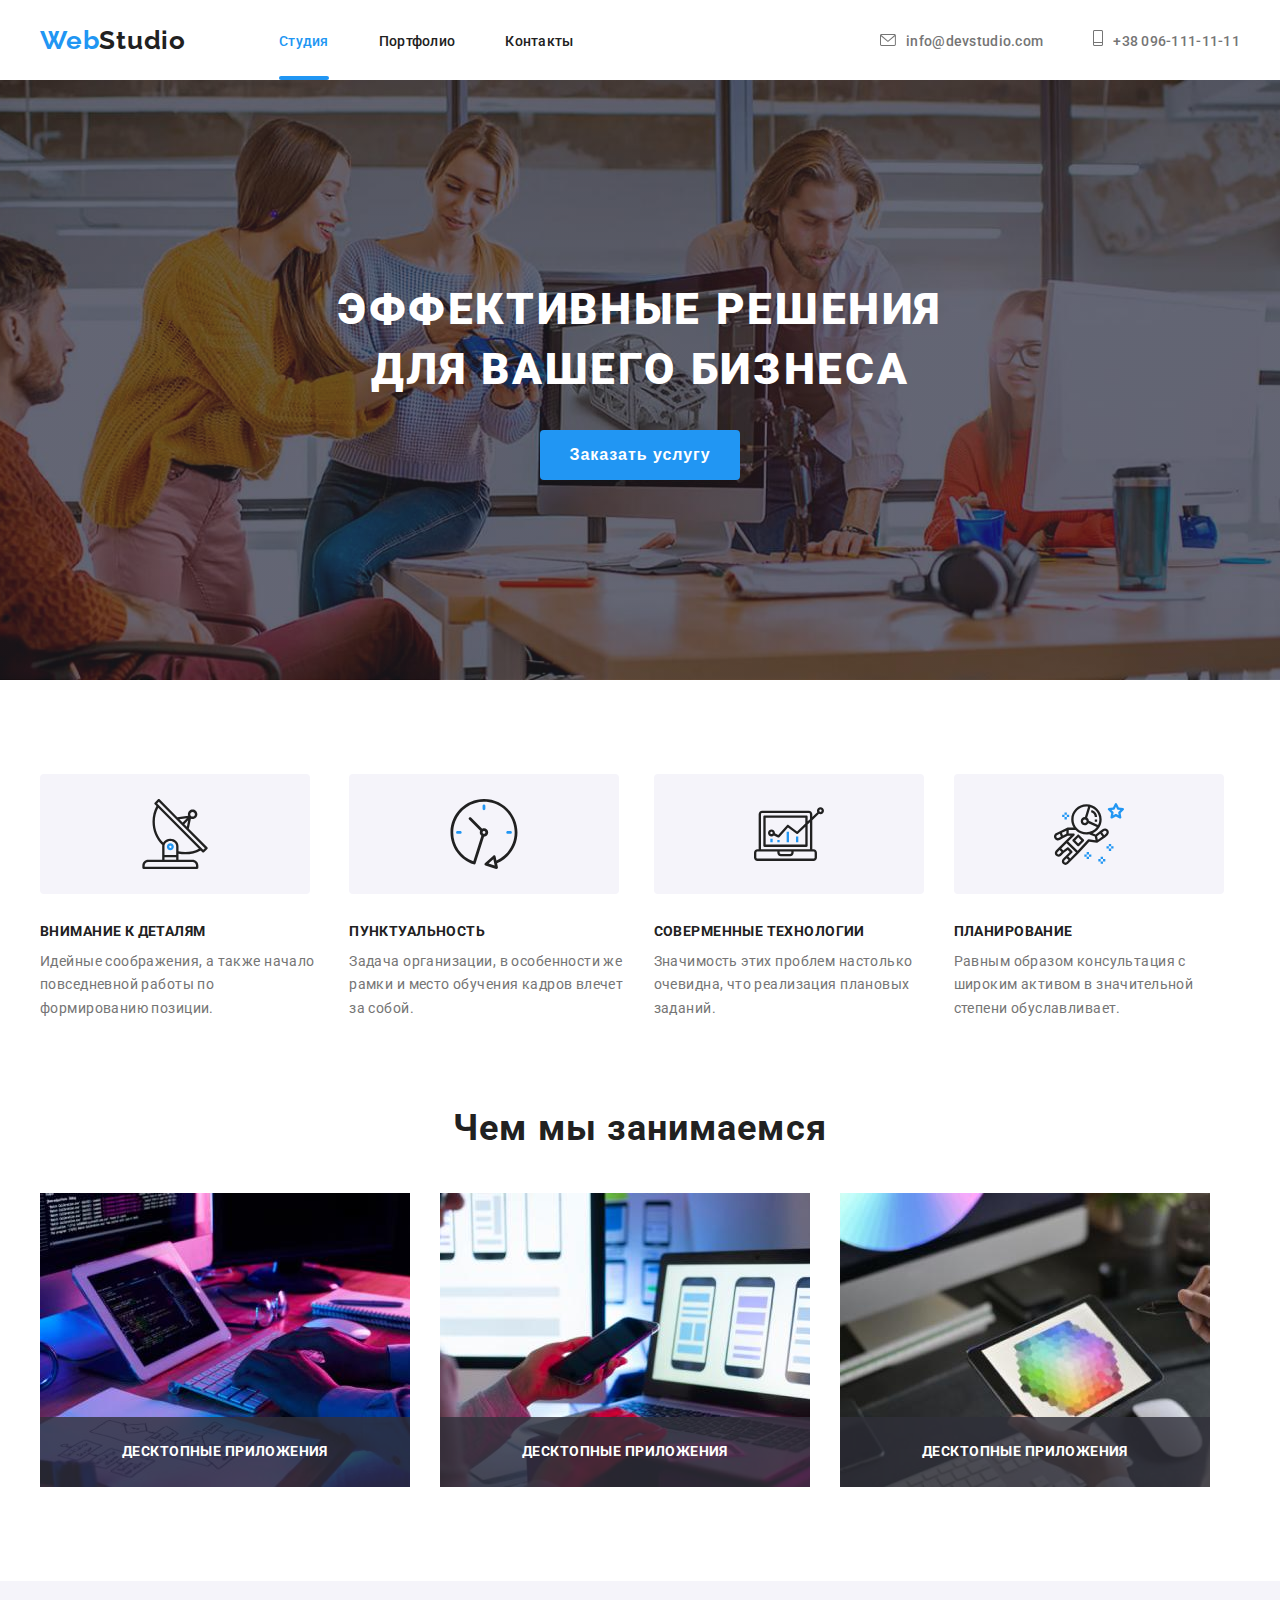
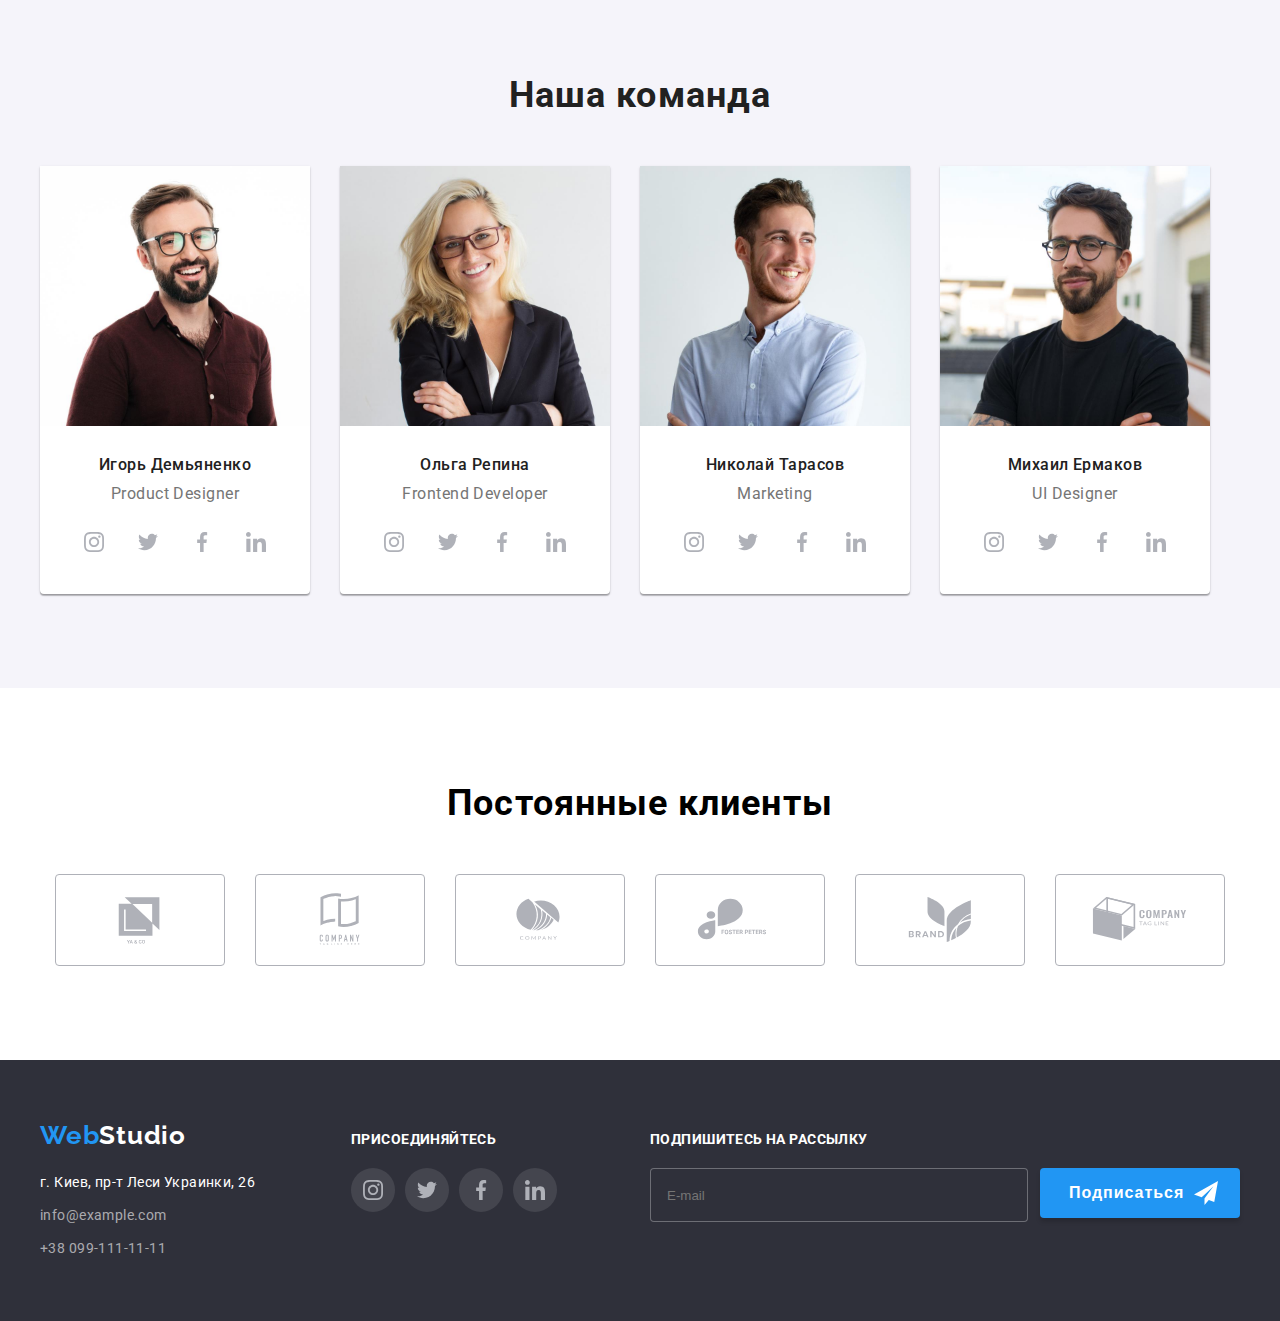
<file: index.html>
<!DOCTYPE html>
<html lang="ru">

<head>
    <meta charset="UTF-8">
    <meta http-equiv="X-UA-Compatible" content="IE=edge">
    <meta name="viewport" content="width=device-width, initial-scale=1.0">
    <title>WebStudio</title>
    <link rel="stylesheet" href="https://cdnjs.cloudflare.com/ajax/libs/modern-normalize/1.1.0/modern-normalize.min.css"
        integrity="sha512-wpPYUAdjBVSE4KJnH1VR1HeZfpl1ub8YT/NKx4PuQ5NmX2tKuGu6U/JRp5y+Y8XG2tV+wKQpNHVUX03MfMFn9Q=="
        crossorigin="anonymous" referrerpolicy="no-referrer" />
    <link rel="preconnect" href="https://fonts.googleapis.com">
    <link rel="preconnect" href="https://fonts.gstatic.com" crossorigin>
    <link href="https://fonts.googleapis.com/css2?family=Raleway:wght@700&family=Roboto:wght@400;500;700&display=swap"
        rel="stylesheet">
    <link rel="stylesheet" href="./css/styles.css" />
</head>

<body>
    <!-----header------>
    <header class="topline">
        <div class="container header-container">
            <a href="#" class="link header-logo"><span class="logo-part">Web</span>Studio</a>
            <nav class="header-nav">
                <ul class="list menu-list">
                    <li class="menu-item">
                        <a href="./index.html" class="menu-link link current">Студия</a>
                    </li>
                    <li class="menu-item">
                        <a href="./portfolio.html" class="menu-link link">Портфолио</a>
                    </li>
                    <li class="menu-item">
                        <a href="#" class="menu-link link">Контакты</a>
                    </li>
                </ul>
            </nav>
            <ul class="list header-connect">
                <li class="connect-item">
                    <a href="mailto:info@devstudio.com" class="connect-link link">
                        <svg class="special-icon-mail">
                            <use href="./img/sprite-connect.svg#icon-mail"></use>
                        </svg>info@devstudio.com
                    </a>
                </li>
                <li class="connect-item">
                    <a href="tel:+380961111111" class="connect-link link">
                        <svg class="special-icon-tel">
                            <use href="./img/sprite-connect.svg#icon-tel"></use>
                        </svg>+38 096-111-11-11
                    </a>
                </li>
            </ul>
        </div>
    </header>
    <!-----hero----->
    <main>
        <section class="hero overlay">

            <div class="container ohero-container">
                <h1 class="hero-text">Эффективные решения для вашего бизнеса</h1>
                <button type="button" data-modal-open class="hero-btn btn-light btn">Заказать услугу</button>
            </div>
        </section>
        <section class="section">
            <div class="container">
                <h2 class="visually-hidden">НАШИ ПРИЕМУЩЕСТВА</h2>
                <ul class="features-list">
                    <li class="features-item">
                        <div class="features-thumb">
                            <svg class="features-icon">
                                <use href="./img/sprite.svg#icon-antenna"></use>
                            </svg>
                        </div>
                        <h3 class="features-title">ВНИМАНИЕ К ДЕТАЛЯМ</h3>
                        <p class="features-text">Идейные соображения, а также начало повседневной работы по формированию
                            позиции.</p>
                    </li>
                    <li class="features-item">
                        <div class="features-thumb">
                            <svg class="features-icon">
                                <use href="./img/sprite.svg#icon-clock"></use>
                            </svg>
                        </div>
                        <h3 class="features-title">ПУНКТУАЛЬНОСТЬ</h3>
                        <p class="features-text">Задача организации, в особенности же рамки и место обучения кадров
                            влечет за собой.</p>
                    </li>
                    <li class="features-item">
                        <div class="features-thumb">
                            <svg class="features-icon">
                                <use href="./img/sprite.svg#icon-diagram"></use>
                            </svg>
                        </div>
                        <h3 class="features-title">СОВЕРМЕННЫЕ ТЕХНОЛОГИИ</h3>
                        <p class="features-text">Значимость этих проблем настолько очевидна, что реализация плановых
                            заданий.</p>
                    </li>
                    <li class="features-item">
                        <div class="features-thumb">
                            <svg class="features-icon">
                                <use href="./img/sprite.svg#icon-astronaut"></use>
                            </svg>
                        </div>
                        <h3 class="features-title">ПЛАНИРОВАНИЕ</h3>
                        <p class="features-text">Равным образом консультация с широким активом в значительной степени
                            обуславливает.</p>
                    </li>
                </ul>
            </div>
        </section>
        <!-----our-work------>
        <section class="section our-work">
            <div class="container">
                <h2 class="our-work-title">Чем мы занимаемся</h2>
                <ul class="our-work-list">
                    <li class="our-work-item">
                        <img src="./img/doing-something-1.jpg" alt="Человек печатает на клавиатуре" width="370"
                            height="294" class="image-presentation-1" />
                        <p class="our-work-item-text">Десктопные приложения</p>
                    </li>
                    <li class="our-work-item">
                        <img src="./img/doing-something-2.jpg" alt="Человек использует компьютер" width="370"
                            height="294" class="image-presentation-2" />
                        <p class="our-work-item-text">Десктопные приложения</p>
                    </li>
                    <li class="our-work-item">
                        <img src="./img/doing-something-3.jpg" alt="Человек использует планшет" width="370" height="294"
                            class="image-presentation-3" />
                        <p class="our-work-item-text">Десктопные приложения</p>
                    </li>
                </ul>
            </div>
        </section>
        <!-----team------>
        <section class="section team">
            <div class="container">
                <h2 class="team-title">Наша команда</h2>
                <ul class="team-list">
                    <li class="team-card team-card-item">
                        <img src="./img/igor-1.jpg" alt="Светловолосый мужчина в очках" width="270" height="260"
                            class="team-card-picture">
                        <div class="picture-names">
                            <h3 class="team-card-title">Игорь Демьяненко</h3>
                            <p class="team-card-position">Product Designer</p>
                            <ul class="social-list">
                                <li class="social-item">
                                    <a href="" class="social-link">
                                        <svg class="social-icon" width="20" height="20">
                                            <use href="./img/social-sprite.svg#icon-instagram"></use>
                                        </svg>
                                    </a>
                                </li>
                                <li class="social-item">
                                    <a href="" class="social-link">
                                        <svg class="social-icon" width="20" height="20">
                                            <use href="./img/social-sprite.svg#icon-twitter"></use>
                                        </svg>
                                    </a>
                                </li>
                                <li class="social-item">
                                    <a href="" class="social-link">
                                        <svg class="social-icon" width="20" height="20">
                                            <use href="./img/social-sprite.svg#icon-facebook"></use>
                                        </svg>
                                    </a>
                                </li>
                                <li class="social-item">
                                    <a href="" class="social-link">
                                        <svg class="social-icon" width="20" height="20">
                                            <use href="./img/social-sprite.svg#icon-linkedin"></use>
                                        </svg>
                                    </a>
                                </li>
                            </ul>
                        </div>
                    </li>
                    <li class="team-card team-card-item">
                        <img src="./img/olga-2.jpg" alt="Улыбающаяся девушка" width="270" height="260"
                            class="team-card-picture">
                        <div class="picture-names">
                            <h3 class="team-card-title">Ольга Репина</h3>
                            <p class="team-card-position">Frontend Developer</p>
                            <ul class="team-social social-list list">
                                <li class="social-item">
                                    <a href="" class="social-link">
                                        <svg class="social-icon" width="20" height="20">
                                            <use href="./img/social-sprite.svg#icon-instagram"></use>
                                        </svg>
                                    </a>
                                </li>
                                <li class="social-item">
                                    <a href="" class="social-link">
                                        <svg class="social-icon" width="20" height="20">
                                            <use href="./img/social-sprite.svg#icon-twitter"></use>
                                        </svg>
                                    </a>
                                </li>
                                <li class="social-item">
                                    <a href="" class="social-link">
                                        <svg class="social-icon" width="20" height="20">
                                            <use href="./img/social-sprite.svg#icon-facebook"></use>
                                        </svg>
                                    </a>
                                </li>
                                <li class="social-item">
                                    <a href="" class="social-link">
                                        <svg class="social-icon" width="20" height="20">
                                            <use href="./img/social-sprite.svg#icon-linkedin"></use>
                                        </svg>
                                    </a>
                                </li>
                            </ul>
                        </div>
                    </li>
                    <li class="team-card team-card-item">
                        <img src="./img/nikolay-3.jpg" alt="Темноволосый мужчина" width="270" height="260"
                            class="team-card-picture">
                        <div class="picture-names">
                            <h3 class="team-card-title">Николай Тарасов</h3>
                            <p class="team-card-position">Marketing</p>
                            <ul class="team-social social-list list">
                                <li class="social-item">
                                    <a href="" class="social-link">
                                        <svg class="social-icon" width="20" height="20">
                                            <use href="./img/social-sprite.svg#icon-instagram"></use>
                                        </svg>
                                    </a>
                                </li>
                                <li class="social-item">
                                    <a href="" class="social-link">
                                        <svg class="social-icon" width="20" height="20">
                                            <use href="./img/social-sprite.svg#icon-twitter"></use>
                                        </svg>
                                    </a>
                                </li>
                                <li class="social-item">
                                    <a href="" class="social-link">
                                        <svg class="social-icon" width="20" height="20">
                                            <use href="./img/social-sprite.svg#icon-facebook"></use>
                                        </svg>
                                    </a>
                                </li>
                                <li class="social-item">
                                    <a href="" class="social-link">
                                        <svg class="social-icon" width="20" height="20">
                                            <use href="./img/social-sprite.svg#icon-linkedin"></use>
                                        </svg>
                                    </a>
                                </li>
                            </ul>
                        </div>
                    </li>
                    <li class="team-card team-card-item">
                        <img src="./img/mikhail-4.jpg" alt="Темноволосый мужчина в очках" width="270" height="260"
                            class="team-card-picture">
                        <div class="picture-names">
                            <h3 class="team-card-title">Михаил Ермаков</h3>
                            <p class="team-card-position">UI Designer</p>
                            <ul class="team-social social-list list">
                                <li class="social-item">
                                    <a href="" class="social-link">
                                        <svg class="social-icon" width="20" height="20">
                                            <use href="./img/social-sprite.svg#icon-instagram"></use>
                                        </svg>
                                    </a>
                                </li>
                                <li class="social-item">
                                    <a href="" class="social-link">
                                        <svg class="social-icon" width="20" height="20">
                                            <use href="./img/social-sprite.svg#icon-twitter"></use>
                                        </svg>
                                    </a>
                                </li>
                                <li class="social-item">
                                    <a href="" class="social-link">
                                        <svg class="social-icon" width="20" height="20">
                                            <use href="./img/social-sprite.svg#icon-facebook"></use>
                                        </svg>
                                    </a>
                                </li>
                                <li class="social-item">
                                    <a href="" class="social-link">
                                        <svg class="social-icon" width="20" height="20">
                                            <use href="./img/social-sprite.svg#icon-linkedin"></use>
                                        </svg>
                                    </a>
                                </li>
                            </ul>
                            <ul class="team-social social-list">
                        </div>
                    </li>
                </ul>
            </div>
        </section>
        <section class="section clients">
            <div class="container clients-container">
                <h2 class="clients-title">Постоянные клиенты</h2>
                <ul class="list clients-list">
                    <li class="clients-item">
                        <a href="#" class="link-client link">
                            <svg class="client-icon">
                                <use href="./img/clients-sprite.svg#icon-logo-1"></use>
                            </svg>
                        </a>
                    </li>
                    <li class="clients-item">
                        <a href="#" class="link-client link">
                            <svg class="client-icon">
                                <use href="./img/clients-sprite.svg#icon-logo-2"></use>
                            </svg>
                        </a>
                    </li>
                    <li class="clients-item">
                        <a href="#" class="link-client link">
                            <svg class="client-icon">
                                <use href="./img/clients-sprite.svg#icon-logo-3"></use>
                            </svg>
                        </a>
                    </li>
                    <li class="clients-item">
                        <a href="#" class="link-client link">
                            <svg class="client-icon">
                                <use href="./img/clients-sprite.svg#icon-logo-4"></use>
                            </svg>
                        </a>
                    <li class="clients-item">
                        <a href="#" class="link-client link">
                            <svg class="client-icon">
                                <use href="./img/clients-sprite.svg#icon-logo-5"></use>
                            </svg>
                        </a>
                    </li>
                    <li class="clients-item">
                        <a href="#" class="link-client link">
                            <svg class="client-icon">
                                <use href="./img/clients-sprite.svg#icon-logo-6"></use>
                            </svg>
                        </a>
                    </li>
                </ul>
            </div>
        </section>
    </main>
    <!----footer---->
    <footer class="footer">
        <div class="container footer-container">
            <div class="footer-container-special">
                <a href="#" class="link footer-logo"><span class="logo-part">Web</span>Studio</a>
                <address>
                    <ul class="list">
                        <li class="footer-item"><a href="https://goo.gl/maps/i2SUqEGefCtZMEda6" target="_blank"
                                rel="noopener noreferrer nofollow" class="link adress">г. Киев, пр-т Леси Украинки,
                                26</a>
                        </li>
                        <li class="footer-item"><a href="mailto:info@example.com"
                                class="link footer-mail">info@example.com</a></li>
                        <li class="footer-item"><a href="tel:+380991111111" class="link footer-tel">+38
                                099-111-11-11</a>
                        </li>
                    </ul>
                </address>
            </div>
            <div class="social-contacts">
                <h2 class="footer-offer-text">присоединяйтесь</h2>
                <ul class="social-list-footer list">
                    <li class="social-item-footer">
                        <a href="" class="social-link-footer">
                            <svg class="social-icon" width="20" height="20">
                                <use href="./img/social-sprite.svg#icon-instagram"></use>
                            </svg>
                        </a>
                    </li>
                    <li class="social-item-footer">
                        <a href="" class="social-link-footer">
                            <svg class="social-icon" width="20" height="20">
                                <use href="./img/social-sprite.svg#icon-twitter"></use>
                            </svg>
                        </a>
                    </li>
                    <li class="social-item-footer">
                        <a href="" class="social-link-footer">
                            <svg class="social-icon" width="20" height="20">
                                <use href="./img/social-sprite.svg#icon-facebook"></use>
                            </svg>
                        </a>
                    </li>
                    <li class="social-item-footer">
                        <a href="" class="social-link-footer">
                            <svg class="social-icon" width="20" height="20">
                                <use href="./img/social-sprite.svg#icon-linkedin"></use>
                            </svg>
                        </a>
                    </li>
                </ul>
            </div>

            <form class="footer-form">
                <p class="footer-form-text">Подпишитесь на рассылку</p>
                <div class="footer-form-container">
                    <label for="" class="footer-form-label">
                        <input type="text" placeholder="E-mail" class="footer-form-input">
                    </label>
                    <button type="submit" class="footer-form-button button-form-text">Подписаться
                        <svg class="footer-form-icon">
                            <use href="./img/sprite.svg#icon-footer-form"></use>
                        </svg>
                    </button>
                </div>
            </form>
        </div>
        </div>
    </footer>
    <div class="backdrop is-hidden" data-modal>
        <div class="modal">
            <button type="button" data-modal-close class="modal-btn">
                <svg class="modal-icon" width="11" height="11">
                    <use href="./img/sprite.svg#modal-icon"></use>
                </svg>
            </button>
            <form action="" class="modal-form">
                <p class="modal-form-head">
                    Оставьте свои данные, мы вам перезвоним
                </p>

                <label class="modal-form-field modal-form-field-text">Имя
                    <span class="modal-form-wrapper">
                        <input type="text" class="modal-form-input" name="user-name" minlength="2"
                            pattern="[a-zA-Zа-яёА-ЯЁ]+" title="Имя должно содержать символы латиницы или кириллицы"
                            required />
                        <svg class="modal-form-icon modal-form-icon-name">
                            <use href="./img/sprite.svg#icon-name-modal"></use>
                        </svg>
                    </span>
                </label>

                <label class="modal-form-field modal-form-field-text">Телефон
                    <span class="modal-form-wrapper">
                        <input type="tel" class="modal-form-input" name="user-tel" title="099-000-00-00"
                            pattern="[0-9]{3}-[0-9]{3}-[0-9]{2}-[0-9]{2}" required />
                        <svg class="modal-form-icon modal-form-icon-tel">
                            <use href="./img/sprite.svg#icon-tel-modal"></use>
                        </svg>
                    </span>
                </label>

                <label class="modal-form-field modal-form-field-text">Почта
                    <span class="modal-form-wrapper">
                        <input type="mail" class="modal-form-input" name="user-mail" pattern="[^ @]*@[^ @]*"
                            title="qwerty123@gmail.com" required />
                        <svg class="modal-form-icon modal-form-icon-mail">
                            <use href="./img/sprite.svg#icon-mail-modal"></use>
                        </svg>
                    </span>
                </label>


                <label class="modal-form-field modal-form-field-text">Комментарий
                    <textarea class="modal-form-message" name="user-message" placeholder="Введите текст"></textarea>
                </label>

                <input type="checkbox" id="policy-accept" class="modal-form-checkbox visually-hidden" />
                <label for="policy-accept" class="modal-form-checkbox-label">Соглашаюсь с рассылкой и принимаю&nbsp;
                    <a href="#">Условия договора</a>
                </label>
                <div class="button-modal-form">
                    <button class="modal-form-button" type="submit">Отправить</button>
                </div>
            </form>
        </div>
    </div>
</body>
<script src="./js/modal.js"></script>

</html>
</file>
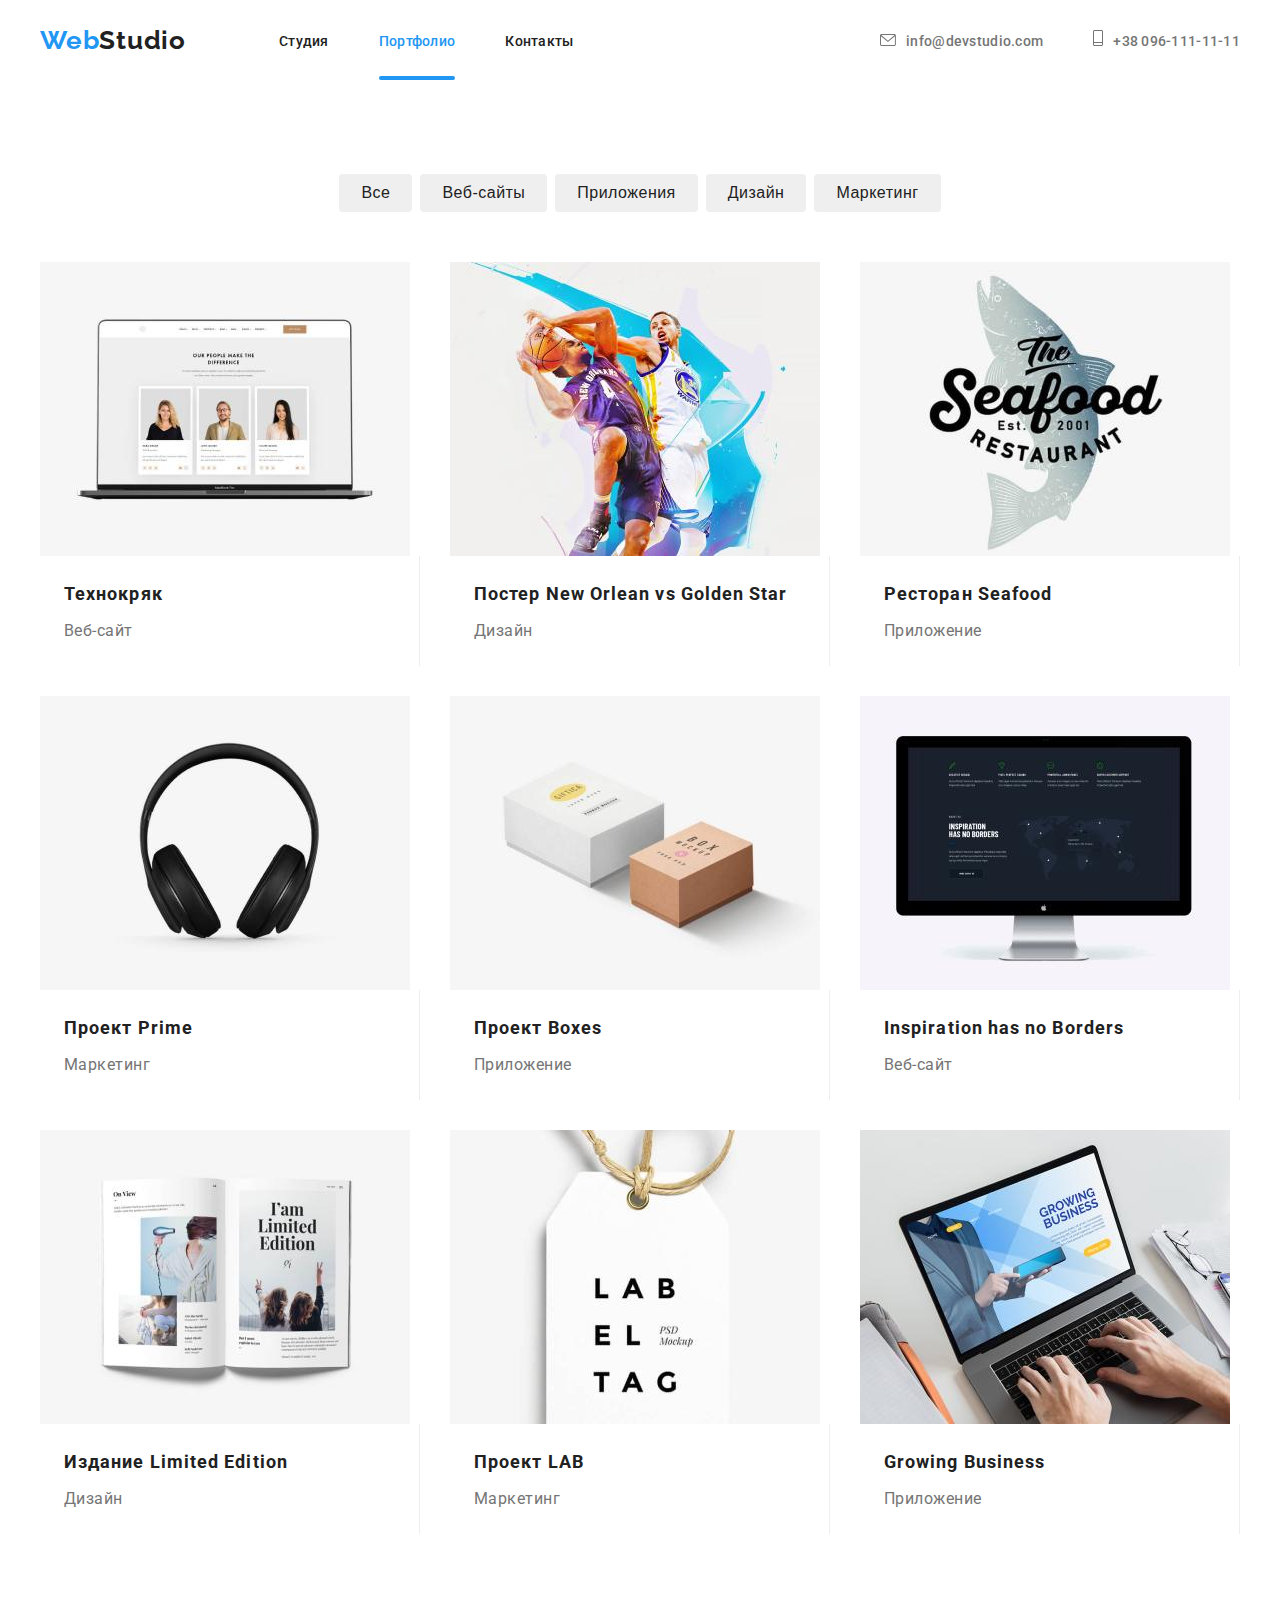
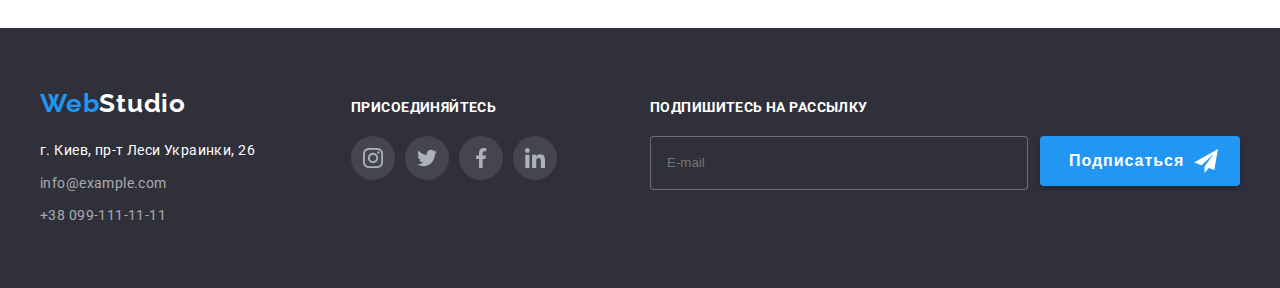
<file: portfolio.html>
<!DOCTYPE html>
<html lang="ru">

<head>
    <meta charset="UTF-8">
    <meta http-equiv="X-UA-Compatible" content="IE=edge">
    <meta name="viewport" content="width=device-width, initial-scale=1.0">
    <title>Portfolio</title>
    <link rel="preconnect" href="https://fonts.googleapis.com">
    <link rel="preconnect" href="https://fonts.gstatic.com" crossorigin>
    <link href="https://fonts.googleapis.com/css2?family=Raleway:wght@700&family=Roboto:wght@400;500;700&display=swap"
        rel="stylesheet">
    <link rel="stylesheet" href="https://cdnjs.cloudflare.com/ajax/libs/modern-normalize/1.1.0/modern-normalize.min.css"
        integrity="sha512-wpPYUAdjBVSE4KJnH1VR1HeZfpl1ub8YT/NKx4PuQ5NmX2tKuGu6U/JRp5y+Y8XG2tV+wKQpNHVUX03MfMFn9Q=="
        crossorigin="anonymous" referrerpolicy="no-referrer" />
    <link rel="stylesheet" href="./css/styles.css" />
</head>

<body>
    <!-----header------>
    <header class="topline">
        <div class="container header-container">
            <a href="#" class="header-logo link"><span class="logo-part">Web</span>Studio</a>
            <nav class="header-nav">
                <ul class="list menu-list">
                    <li class="menu-item"><a href="./index.html" class="menu-link link">Студия</a></li>
                    <li class="menu-item"><a href="./portfolio.html" class="menu-link link current">Портфолио</a></li>
                    <li class="menu-item"><a href="#" class="menu-link link">Контакты</a></li>
                </ul>
            </nav>
            <div class="header-connect">
                <ul class="list list-contacts header-container">
                    <li class="connect-item">
                        <a href="mailto:info@devstudio.com" class="connect-link link">
                            <svg class="special-icon-mail">
                                <use href="./img/sprite-connect.svg#icon-mail"></use>
                            </svg>info@devstudio.com
                        </a>
                    </li>
                    <li class="connect-item">
                        <a href="tel:+380961111111" class="connect-link link">
                            <svg class="special-icon-tel">
                                <use href="./img/sprite-connect.svg#icon-tel"></use>
                            </svg>+38 096-111-11-11
                        </a>
                    </li>
                </ul>
            </div>
        </div>
    </header>
    <!-----examples------>
    <main>
        <section class="section examples">
            <div class="container">
                <ul class="list menu-list menu-list-buttons">
                    <li class="menu-buttons"><button type="button" class="btn btn-portfolio">Все</button></li>
                    <li class="menu-buttons"><button type=" button" class="btn btn-portfolio">Веб-сайты</button></li>
                    <li class="menu-buttons"><button type="button" class="btn btn-portfolio">Приложения</button></li>
                    <li class="menu-buttons"><button type="button" class="btn btn-portfolio">Дизайн</button></li>
                    <li class="menu-buttons"><button type="button" class="btn btn-portfolio">Маркетинг</button></li>
                </ul>
                <ul class="list exsample-list">
                    <li class="example-list-item">
                        <a href="#" class="examples-link link">
                            <div class="example-list-wrap">
                                <img src="./img/technokryak-1.jpg" alt="Ноутбук с изображенным сайтом">
                                <p class="examples-image-text"> Технокряк это современная площадка распространения
                                    коронавируса. Компании используют эту платформу для цифрового
                                    шпионажа и атак на защищённые сервера конкурентов.
                                </p>
                            </div>
                            <div class="example-description">
                                <h2 class="img-title">Технокряк</h2>
                                <p class="img-description">Веб-сайт</p>
                            </div>
                        </a>
                    </li>
                    <li class="example-list-item">
                        <a href="#" class="examples-link link">
                            <div class="example-list-wrap">
                                <img src="./img/poster-2.jpg" alt="Баскетболисты">
                                <p class="examples-image-text">Lorem ipsum dolor sit amet consectetur adipisicing elit.
                                    In praesentium at expedita voluptates corrupti cum, facilis recusandae nostrum.
                                    Nesciunt porro doloribus adipisci ut perspiciatis quidem, eius inventore ducimus
                                    mollitia quae.
                                </p>
                            </div>
                            <div class="example-description">
                                <h2 class="img-title">Постер New Orlean vs Golden Star</h2>
                                <p class="img-description">Дизайн</p>
                            </div>
                        </a>
                    </li>
                    <li class="example-list-item">
                        <a href="#" class="examples-link link">
                            <div class="example-list-wrap">
                                <img src="./img/seafood-3.jpg" alt="Логотип ресторана">
                                <p class="examples-image-text">Lorem ipsum dolor sit amet consectetur adipisicing elit.
                                    In praesentium at expedita
                                    voluptates corrupti cum, facilis recusandae nostrum. Nesciunt porro doloribus
                                    adipisci ut perspiciatis quidem, eius
                                    inventore ducimus mollitia quae.
                                </p>
                            </div>
                            <div class="example-description">
                                <h2 class="img-title">Ресторан Seafood</h2>
                                <p class="img-description">Приложение</p>
                            </div>
                        </a>
                    </li>
                    <li class="example-list-item">
                        <a href="#" class="examples-link link">
                            <div class="example-list-wrap">
                                <img src="./img/prime-4.jpg" alt="Наушники">
                                <p class="examples-image-text">Lorem ipsum, dolor sit amet consectetur adipisicing elit.
                                    Asperiores maiores qui recusandae quo numquam quidem nemo, eaque architecto saepe
                                    harum ducimus soluta error? Tempore laborum dolore temporibus error, ex vel?
                                </p>
                            </div>
                            <div class="example-description">
                                <h2 class="img-title">Проект Prime</h2>
                                <p class="img-description">Маркетинг</p>
                            </div>
                        </a>
                    </li>
                    <li class="example-list-item">
                        <a href="#" class="examples-link link">
                            <div class="example-list-wrap">
                                <img src="./img/boxes-5.jpg" alt="Две коробки">
                                <p class="examples-image-text">Lorem ipsum, dolor sit amet consectetur adipisicing elit.
                                    Asperiores maiores qui
                                    recusandae quo numquam quidem nemo, eaque architecto saepe harum ducimus soluta
                                    error? Tempore laborum dolore
                                    temporibus error, ex vel?
                                </p>
                            </div>
                            <div class="example-description">
                                <h2 class="img-title">Проект Boxes</h2>
                                <p class="img-description">Приложение</p>
                            </div>
                        </a>
                    </li>
                    <li class="example-list-item">
                        <a href="#" class="examples-link link">
                            <div class="example-list-wrap">
                                <img src="./img/inspiration-6.jpg" alt="Компьютер">
                                <p class="examples-image-text">Lorem ipsum, dolor sit amet consectetur adipisicing elit.
                                    Asperiores maiores qui
                                    recusandae quo numquam quidem nemo, eaque architecto saepe harum ducimus soluta
                                    error? Tempore laborum dolore
                                    temporibus error, ex vel?
                                </p>
                            </div>
                            <div class="example-description">
                                <h2 class="img-title">Inspiration has no Borders</h2>
                                <p class="img-description">Веб-сайт</p>
                            </div>
                        </a>
                    </li>
                    <li class="example-list-item">
                        <a href="#" class="examples-link link">
                            <div class="example-list-wrap">
                                <img src="./img/izdaniye-7.jpg" alt="Журнал">
                                <p class="examples-image-text">Lorem ipsum, dolor sit amet consectetur adipisicing elit.
                                    Asperiores maiores qui
                                    recusandae quo numquam quidem nemo, eaque architecto saepe harum ducimus soluta
                                    error? Tempore laborum dolore
                                    temporibus error, ex vel?
                                </p>
                            </div>
                            <div class="example-description">
                                <h2 class="img-title">Издание Limited Edition</h2>
                                <p class="img-description">Дизайн</p>
                            </div>
                        </a>
                    </li>
                    <li class="example-list-item">
                        <a href="#" class="examples-link link">
                            <div class="example-list-wrap">
                                <img src="./img/lab-8.jpg" alt="Бирка">
                                <p class="examples-image-text">Lorem ipsum, dolor sit amet consectetur adipisicing elit.
                                    Asperiores maiores qui
                                    recusandae quo numquam quidem nemo, eaque architecto saepe harum ducimus soluta
                                    error? Tempore laborum dolore
                                    temporibus error, ex vel?
                                </p>
                            </div>
                            <div class="example-description">
                                <h2 class="img-title">Проект LAB</h2>
                                <p class="img-description">Маркетинг</p>
                            </div>
                        </a>
                    </li>
                    <li class="example-list-item">
                        <a href="#" class="examples-link link">
                            <div class="example-list-wrap">
                                <img src="./img/growing-9.jpg" alt="Ноутбук">
                                <p class="examples-image-text">Lorem ipsum, dolor sit amet consectetur adipisicing elit.
                                    Asperiores maiores qui
                                    recusandae quo numquam quidem nemo, eaque architecto saepe harum ducimus soluta
                                    error? Tempore laborum dolore
                                    temporibus error, ex vel?
                                </p>
                            </div>
                            <div class="example-description">
                                <h2 class="img-title">Growing Business</h2>
                                <p class="img-description">Приложение</p>
                            </div>
                        </a>
                    </li>
                </ul>
            </div>
        </section>
    </main>
    <!----footer---->

    <footer class="footer">
        <div class="container footer-container">
            <div class="footer-container-special">
                <a href="" class="footer-logo link"><span class="logo-part">Web</span>Studio</a>
                <address>
                    <ul>
                        <li class="footer-item"><a href="https://goo.gl/maps/i2SUqEGefCtZMEda6" target="blank_"
                                rel="noopener noreferrer noopener" class="link adress">г. Киев, пр-т Леси Украинки,
                                26</a>
                        </li>
                        <li class="footer-item"><a href="mailto:info@example.com"
                                class="link footer-mail">info@example.com</a></li>
                        <li class="footer-item"><a href="tel:+380991111111" class="link footer-tel">+38
                                099-111-11-11</a>
                        </li>
                    </ul>
                </address>
            </div>
            <div class="social-contacts">
                <h2 class="footer-offer-text">присоединяйтесь</h2>
                <ul class="social-list-footer list">
                    <li class="social-item-footer">
                        <a href="" class="social-link-footer">
                            <svg class="social-icon" width="20" height="20">
                                <use href="./img/social-sprite.svg#icon-instagram"></use>
                            </svg>
                        </a>
                    </li>
                    <li class="social-item-footer">
                        <a href="" class="social-link-footer">
                            <svg class="social-icon" width="20" height="20">
                                <use href="./img/social-sprite.svg#icon-twitter"></use>
                            </svg>
                        </a>
                    </li>
                    <li class="social-item-footer">
                        <a href="" class="social-link-footer">
                            <svg class="social-icon" width="20" height="20">
                                <use href="./img/social-sprite.svg#icon-facebook"></use>
                            </svg>
                        </a>
                    </li>
                    <li class="social-item-footer">
                        <a href="" class="social-link-footer">
                            <svg class="social-icon" width="20" height="20">
                                <use href="./img/social-sprite.svg#icon-linkedin"></use>
                            </svg>
                        </a>
                    </li>
                </ul>
            </div>

            <form class="footer-form">
                <p class="footer-form-text">Подпишитесь на рассылку</p>
                <div class="footer-form-container">
                    <label for="" class="footer-form-label">
                        <input type="text" placeholder="E-mail" class="footer-form-input">
                    </label>
                    <button type="button" class="footer-form-button button-form-text">Подписаться
                        <svg class="footer-form-icon">
                            <use href="./img/sprite.svg#icon-footer-form"></use>
                        </svg>
                    </button>
                </div>
            </form>
        </div>
    </footer>
</body>

</html>
</file>
<file: css/styles.css>
:root {
  --header-text-color: #212121;
  --primary-text-color: #757575;
  --secondary-text-color: #ffffff;
  --third-text-color: #2196f3;
  --primary-title-color: #ffffff;
  --secondary-title-color: #212121;
  --accent-color: #2196f3;
  --background-color: #ffffff;
  --primary-background-color: #2f303a;
  --secondary-background-color: #2196f3;
  --third-background-color: #f5f4fa;
  --main-background-color: #e5e5e5;
  --hover-btn-color: #188ce8;
  --hero-primary-background-color: #c4c4c4;
}

body {
  font-family: "Roboto", sans-serif;
  margin: 0;
}

p,
h1,
h2,
h3,
h4,
h5,
h6 {
  margin: 0;
}

ul {
  margin: 0;
  padding: 0;
  list-style: none;
}

button {
  cursor: pointer;
}

img {
  display: block;
  max-width: 100%;
  height: auto;
}

.container {
  width: 1200px;
  padding-left: 15px;
  padding-right: 15px;
  margin-left: auto;
  margin-right: auto;
}

.link {
  text-decoration: none;
}

.btn {
  font-weight: 700;
  font-size: 16px;
  line-height: 1.87;

  display: flex;
  align-items: center;
  text-align: center;
  letter-spacing: 0.06em;
  cursor: pointer;
}

.btn-light {
  color: var(--secondary-text-color);
  background-color: var(--secondary-background-color);
}

.section {
  padding: 94px 0;
}

.visually-hidden {
  position: absolute;
  white-space: nowrap;
  width: 1px;
  height: 1px;
  overflow: hidden;
  border: 0;
  padding: 0;
  clip: rect(0 0 0 0);
  clip-path: inset(50%);
  margin: -1px;
}

.menu-link.current::after {
  content: "";
  width: 100%;
  position: absolute;
  height: 4px;
  border-radius: 2px;
  bottom: -31px;
  display: block;
  background-color: var(--accent-color);
}

.menu-link:hover,
.menu-link:focus,
.menu-link.current {
  color: var(--accent-color);
}
/*-------------------header---------------*/

header {
  padding-top: 25px;
  padding-bottom: 24px;
}

.header-container {
  display: flex;
  align-items: center;
  margin-left: auto;
}

.header-logo {
  font-family: "Raleway", sans-serif;
  text-decoration: none;
  font-weight: 700;
  font-size: 26px;
  line-height: 1.19;
  display: inline;
  margin-right: 93px;

  letter-spacing: 0.03em;

  color: var(--header-text-color);
}

.logo-part {
  color: var(--third-text-color);
  font-size: 26px;
}

.header-nav {
  display: flex;
  align-items: center;
}

.menu-list {
  display: flex;
}

.menu-item:not(:last-child) {
  margin-right: 50px;
}

.connect-item:not(:last-child) {
  margin-right: 50px;
}

.menu-link {
  font-weight: 500;
  font-size: 14px;
  line-height: 1.14;
  letter-spacing: 0.02em;
  transition-property: color;
  transition-duration: 250ms;
  transition-timing-function: cubic-bezier(0.4, 0, 0.2, 1);
  transition-delay: 0ms;
  position: relative;

  color: var(--header-text-color);
}

.menu-link:hover,
.menu-link:focus {
  color: var(--accent-color);
}

.header-connect {
  margin-left: auto;
  align-items: center;
  display: flex;
}

.special-icon-mail {
  width: 16px;
  height: 12px;
  align-items: center;
  justify-content: center;
  margin-right: 10px;
  transition-property: fill;
  transition-duration: 250ms;
  transition-timing-function: cubic-bezier(0.4, 0, 0.2, 1);
  transition-delay: 0ms;

  fill: var(--primary-text-color);
}

.special-icon-tel {
  width: 10px;
  height: 16px;
  align-items: center;
  justify-content: center;
  margin-right: 10px;
  transition-property: fill;
  transition-duration: 250ms;
  transition-timing-function: cubic-bezier(0.4, 0, 0.2, 1);
  transition-delay: 0ms;

  fill: var(--primary-text-color);
}

.special-icon-mail:hover,
.special-icon-mail:focus {
  fill: var(--accent-color);
}

.special-icon-tel:hover,
.special-icon-tel:focus {
  fill: var(--accent-color);
}

.connect-link {
  font-weight: 500;
  font-size: 14px;
  line-height: 1.14;
  letter-spacing: 0.02em;
  transition-property: color;
  transition-duration: 250ms;
  transition-timing-function: cubic-bezier(0.4, 0, 0.2, 1);
  transition-delay: ;
  color: var(--primary-text-color);
}

.connect-link:hover,
.connect-link:focus {
  color: var(--accent-color);
}

/*-------------------hero---------------*/

.hero {
  background-color: var(--hero-primary-background-color);
  padding-top: 200px;
  padding-bottom: 200px;
  background-repeat: no-repeat;
  background-position: center;
  background-size: cover;
  background-image: linear-gradient(
      rgba(47, 48, 58, 0.4),
      rgba(47, 48, 58, 0.4)
    ),
    url(../img/background-hero.jpg);
}

.hero-text {
  font-weight: 900;
  font-size: 44px;
  line-height: 1.36;
  width: 696px;
  text-align: center;
  margin: 0 auto;

  letter-spacing: 0.06em;
  text-transform: uppercase;

  color: var(--primary-title-color);
}

.hero-btn {
  min-width: 200px;
  height: 50px;
  border-radius: 4px;
  display: block;
  margin: 0 auto;
  border: transparent;

  margin-top: 30px;
}
/*----------------features-----------------*/
.features-thumb {
  width: 270px;
  height: 120px;
  margin-bottom: 30px;
  background-color: var(--third-background-color);
  border-radius: 4px;
  display: flex;
  justify-content: center;
  align-items: center;
}

.features-icon {
  width: 70px;
  height: 70px;
}

.features-hidden-title {
  display: none;
}

.features-list {
  display: flex;
}

.features-item:not(:last-child) {
  margin-right: 30px;
}

.features-title {
  font-weight: 700;
  font-size: 14px;
  line-height: 1.14;
  letter-spacing: 0.03em;
  text-transform: uppercase;
  margin-bottom: 10px;

  color: var(--secondary-title-color);
}

.features-text {
  font-size: 14px;
  line-height: 1.71;

  letter-spacing: 0.03em;

  color: var(--primary-text-color);
}
/*----------------our-work-----------------*/
.our-work {
  padding-top: 0;
}

.our-work-title {
  font-weight: 700;
  font-size: 36px;
  line-height: 0.76;
  letter-spacing: 0.03em;
  margin: 0 auto;
  text-align: center;

  color: var(--secondary-title-color);
}

.our-work-list {
  display: flex;
  margin-top: 50px;
}

.our-work-item:not(:last-child) {
  margin-right: 30px;
}

.our-work-item {
  position: relative;
  display: flex;
}

.our-work-item-text {
  position: absolute;
  bottom: 0;
  font-weight: 700;
  font-size: 14px;
  line-height: 1.14;
  letter-spacing: 0.03em;
  text-transform: uppercase;
  color: var(--secondary-text-color);
}

.our-work-item-text {
  background-color: rgba(47, 48, 58, 0.8);
  width: 100%;
  height: 70px;
  display: flex;
  justify-content: center;
  align-items: center;
}

/*----------------team-----------------*/
.team-title {
  font-weight: 700;
  font-size: 36px;
  line-height: 1.16;
  letter-spacing: 0.03em;
  text-align: center;
  margin-bottom: 50px;

  color: var(--secondary-title-color);
}

.team-list {
  display: flex;
}

.team-card {
  width: 270px;
  height: 428px;
  left: 215px;
  top: 1785px;

  background: #ffffff;
  box-shadow: 0px 1px 3px rgba(0, 0, 0, 0.12), 0px 1px 1px rgba(0, 0, 0, 0.14),
    0px 2px 1px rgba(0, 0, 0, 0.2);
  border-radius: 0px 0px 4px 4px;
}

.team-card-item:not(:last-child) {
  margin-right: 30px;
}

.picture-names {
  padding-top: 30px;
  padding-bottom: 30px;
}

.team-card-title {
  font-weight: 500;
  font-size: 16px;
  line-height: 1.18;
  letter-spacing: 0.03em;
  text-align: center;
  margin-bottom: 10px;

  color: var(--secondary-title-color);
}

.team-card-position {
  font-size: 16px;
  line-height: 1.18;
  letter-spacing: 0.03em;
  text-align: center;
  margin-bottom: 16px;

  color: var(--primary-text-color);
}

.team-icon {
  width: 20px;
  height: 20px;
  margin-right: auto;
  justify-content: center;
  align-items: center;
  background-color: var(--accent-color);
}

.team {
  background-color: var(--third-background-color);
}

.social-item {
  width: 44px;
  height: 44px;
  margin-right: 10px;
}

.social-item:last-child {
  margin-right: 0;
}

.social-link {
  width: 100%;
  height: 100%;
  display: block;
  background-color: var(--secondary-text-color);
  border-radius: 50%;
  display: flex;
  align-items: center;
  justify-content: center;

  transition-property: background-color;
  transition-duration: 250ms;
  transition-timing-function: cubic-bezier(0.4, 0, 0.2, 1);
  transition-delay: 0ms;
}

.social-link:hover,
.social-link:focus {
  background-color: var(--accent-color);
}

.social-icon {
  fill: #afb1b8;

  transition-property: fill;
  transition-duration: 250ms;
  transition-timing-function: cubic-bezier(0.4, 0, 0.2, 1);
  transition-delay: 0ms;
}

.social-link:hover .social-icon,
.social-link:focus .social-icon {
  fill: #ffffff;
}

.social-list {
  display: flex;
  justify-content: center;
}
/*-------------------clients---------------*/

.clients-container {
  width: 1170px;
  height: 184px;
}

.clients-list {
  display: flex;
  align-items: center;
  justify-content: center;
}

.clients-item {
  cursor: pointer;
}

.clients-item:not(:first-child) {
  margin-left: auto;
}

.client-icon {
  width: 106px;
  height: 60px;
  align-items: center;
  justify-content: center;

  transition-property: fill;
  transition-duration: 250ms;
  transition-timing-function: cubic-bezier(0.4, 0, 0.2, 1);
  transition-delay: 0ms;
}

.client-icon:focus,
.client-icon:hover {
  color: var(--accent-color);
}

.client-icon {
  fill: #afb1b8;
}

.clients-title {
  text-align: center;
  font-weight: 700;
  font-size: 36px;
  line-height: 42px;
  text-align: center;
  letter-spacing: 0.03em;
  margin-bottom: 50px;
}

.link-client {
  display: flex;
  justify-content: center;
  align-items: center;
  width: 170px;
  height: 92px;
  border: 1px solid #afb1b8;
  box-sizing: border-box;
  border-radius: 4px;
  cursor: pointer;
}

.link-client {
  transition-property: border-color;
  transition-duration: 250ms;
  transition-timing-function: cubic-bezier(0.4, 0, 0.2, 1);
  transition-delay: 0ms;
}

.link-client:hover .client-icon,
.link-client:focus .client-icon {
  fill: var(--accent-color);
}

.link-client:hover,
.link-client:focus {
  border-color: var(--accent-color);
}

/*-------------------footer---------------*/
.footer-container {
  display: flex;
  align-items: baseline;
}

.footer {
  background-color: var(--primary-background-color);
  padding-top: 60px;
  padding-bottom: 60px;
}

.footer-container-special {
  margin-right: 70px;
  flex-grow: 1;
}

.footer-logo {
  font-family: "Raleway", sans-serif;
  text-decoration: none;
  font-size: 26px;
  font-weight: 700;
  line-height: 1.19;
  display: block;
  margin-bottom: 20px;

  letter-spacing: 0.03em;
  color: var(--secondary-text-color);
}

.footer-item:not(:last-child) {
  margin-bottom: 9px;
}

.adress {
  font-style: normal;
  font-size: 14px;
  line-height: 1.71;
  letter-spacing: 0.03em;

  color: var(--secondary-text-color);
}

.footer-mail {
  font-style: normal;
  font-size: 14px;
  line-height: 1.71;
  letter-spacing: 0.03em;

  color: rgba(255, 255, 255, 0.6);
}

.footer-tel {
  font-style: normal;
  font-size: 14px;
  line-height: 1.71;
  letter-spacing: 0.03em;

  color: rgba(255, 255, 255, 0.6);
}

.footer-offer-text {
  font-weight: 700;
  font-size: 14px;
  line-height: 1.14;
  letter-spacing: 0.03em;
  text-transform: uppercase;

  color: var(--secondary-text-color);
}

.social-item-footer {
  width: 44px;
  height: 44px;
}

.social-item-footer:not(:last-child) {
  margin-right: 10px;
}

.social-link-footer {
  width: 100%;
  height: 100%;
  display: block;
  background-color: rgba(255, 255, 255, 0.1);
  border-radius: 50%;
  display: flex;
  align-items: center;
  justify-content: center;

  transition-property: background-color;
  transition-duration: 250ms;
  transition-timing-function: cubic-bezier(0.4, 0, 0.2, 1);
  transition-delay: 0ms;
}

.social-link-footer:hover,
.social-link-footer:focus {
  background-color: var(--accent-color);
}

.social-icon-footer {
  fill: #ffffff;
}

.social-icon-footer {
  transition-property: background-color;
  transition-duration: 250ms;
  transition-timing-function: cubic-bezier(0.4, 0, 0.2, 1);
  transition-delay: 0ms;
}

.social-link-footer:hover .social-icon,
.social-link-footer:focus .social-icon {
  fill: #ffffff;
}

.social-list-footer {
  display: flex;
  justify-content: center;
  margin-top: 20px;
}

.footer-form {
  margin-left: 93px;
}

.footer-form-container {
  display: flex;
}

.footer-form-text {
  font-weight: 700;
  font-size: 14px;
  line-height: 1.14;
  letter-spacing: 0.03em;
  text-transform: uppercase;
  margin-bottom: 20px;

  color: var(--secondary-text-color);
}

.footer-form-label {
  display: flex;
}

.footer-form-input {
  width: 358px;
  height: 50px;
  margin-right: 12px;
  padding-left: 16px;
  align-items: center;
  justify-content: center;

  outline: none;
  border: 1px solid rgba(255, 255, 255, 0.3);
  border-radius: 4px;
  background-color: var(--primary-background-color);
  color: rgba(255, 255, 255, 0.3);
}

.footer-form-button {
  width: 200px;
  height: 50px;

  background-color: #2196f3;
  border: none;
  border-radius: 4px;
  box-shadow: 0px 4px 4px rgba(0, 0, 0, 0.15);
  outline: none;
  display: flex;
}

.button-form-text {
  font-weight: bold;
  font-size: 16px;
  line-height: 1.87;
  padding-left: 29px;

  display: flex;
  align-items: center;
  text-align: center;
  letter-spacing: 0.06em;

  color: var(--secondary-text-color);
}

.footer-form-icon {
  width: 24px;
  height: 24px;
  display: flex;
  margin-left: 10px;
}
/* ----------------------portfolio----------------------- */
.btn-portfolio {
  font-weight: 500;
  font-size: 16px;
  line-height: 1.62;
  border: transparent;
  border-radius: 4px;
  height: 38px;
  padding: 6px 22px;

  text-align: center;
  letter-spacing: 0.03em;

  transition-property: background-color, color, box-shadow;
  transition-duration: 250ms;
  transition-timing-function: cubic-bezier(0.4, 0, 0.2, 1);
  transition-delay: 0ms;

  color: var(--header-text-color);
}

.btn-portfolio:hover,
.btn-portfolio:focus {
  background-color: var(--accent-color);
  color: #ffffff;
  box-shadow: 0px 3px 1px rgba(0, 0, 0, 0.1), 0px 1px 2px rgba(0, 0, 0, 0.08),
    0px 2px 2px rgba(0, 0, 0, 0.12);
  border-radius: 4px;
}

/* ----------------------header----------------------- */

.responsibilities {
  background-color: var(--main-background-color);
}

.img-title {
  font-weight: 700;
  font-size: 18px;
  line-height: 2;
  letter-spacing: 0.06em;

  color: var(--secondary-title-color);
}

.img-description {
  font-size: 16px;
  line-height: 1.87;
  letter-spacing: 0.03em;

  color: var(--primary-text-color);
}

.menu-list-buttons {
  display: flex;
  margin-bottom: 50px;

  justify-content: center;
}

.menu-buttons {
  margin-right: 8px;
}

.menu-buttons:last-child {
  margin: 0;
}
/* ----------------------example-list----------------------- */
.exsample-list {
  display: flex;
  flex-wrap: wrap;
  margin-top: -30px;
  margin-left: -30px;
}

.example-list-item {
  margin-top: 30px;
  flex-basis: calc(100% / 3 - 30px);
  margin-left: 30px;
}

.example-list-wrap {
  position: relative;
  overflow: hidden;
}

.examples-image-text {
  position: absolute;
  top: 0;
  left: 0;
  font-style: normal;
  font-weight: normal;
  font-size: 18px;
  line-height: 1.56;
  color: #ffffff;
  background-color: rgba(33, 150, 243, 0.9);
  padding: 63px 24px;
  height: 100%;
  transform: translateY(100%);
  transition: transform 250ms cubic-bezier(0.4, 0, 0.2, 1);

  letter-spacing: 0.03em;
}

.example-list-item:hover .examples-image-text {
  transform: translateY(0);
}

.examples-link:hover,
.examples-link:focus {
  box-shadow: 0px 1px 1px rgba(0, 0, 0, 0.12), 0px 4px 4px rgba(0, 0, 0, 0.06),
    1px 4px 6px rgba(0, 0, 0, 0.16);
}

.examples-link {
  display: block;

  transition-property: box-shadow;
  transition-duration: 250ms;
  transition-timing-function: cubic-bezier(0.4, 0, 0.2, 1);
}

.example-description {
  padding-left: 24px;
  padding-right: 24px;
  padding-bottom: 20px;
  padding-top: 20px;
  border-left: 1px;
  border-bottom: 1px;
  border-right: 1px solid #eeeeee;
}

.img-title {
}

.img-description {
  margin-top: 4px;
}

/* ----------------------modal----------------------- */

.backdrop {
  width: 100vw;
  height: 100vh;
  background-color: rgba(0, 0, 0, 0.2);
  position: fixed;
  top: 0;
  transition: opacity 500ms cubic-bezier(0.4, 0, 0.2, 1),
    visibility 500ms cubic-bezier(0.4, 0, 0.2, 1);
}

.modal {
  position: absolute;
  width: 528px;
  min-height: 581px;
  background-color: var(--secondary-text-color);
  border-radius: 4px;
  top: 50%;
  left: 50%;
  transform: translate(-50%, -50%);
}

.modal {
  padding: 40px;
}

.modal-btn {
  border: 1px solid rgba(0, 0, 0, 0.1);
  background-color: transparent;
  width: 30px;
  height: 30px;
  border-radius: 50%;
  position: absolute;
  top: 8px;
  right: 8px;
  display: flex;
  align-items: center;
  justify-content: center;
}

.backdrop.is-hidden {
  visibility: hidden;
  opacity: 0;
  pointer-events: none;
}

.modal-form {
  display: flex;
  flex-direction: column;
}

.modal-form-head {
  font-weight: 700;
  font-size: 20px;
  line-height: 23px;
  text-align: center;
  letter-spacing: 0.03em;
  margin-bottom: 12px;
}

.modal-form-field-text {
  color: #757575;
}

.modal-form-field {
  font-size: 14px;
  font-weight: 400;
  margin-bottom: 10px;
}

.modal-form-wrapper {
  position: relative;
  margin-top: 4px;
  display: block;
  transition-property: fill;
  transition-duration: 250ms;
  transition-timing-function: cubic-bezier(0.4, 0, 0.2, 1);
}

.modal-form-input {
  width: 100%;
  height: 40px;

  padding-left: 30px;

  border: 1px solid rgba(33, 33, 33, 0.2);
  border-radius: 4px;
  transition-property: border-color;
  transition-duration: 250ms;
  transition-timing-function: cubic-bezier(0.4, 0, 0.2, 1);
  outline: none;
}

.modal-form-input:focus {
  border-color: var(--accent-color);
}

.modal-form-input:focus + .modal-form-icon {
  fill: var(--accent-color);
}

.modal-form-wrapper:focus {
  fill: var(--accent-color);
}

.modal-form-input:focus {
  border-color: var(--accent-color);
}

.modal-form-message {
  width: 100%;
  height: 120px;

  border: 1px solid rgba(33, 33, 33, 0.2);
  border-radius: 4px;

  margin-top: 4px;
  padding-left: 16px;
  padding-top: 12px;
  display: block;

  resize: none;
}

.modal-form-message::placeholder {
  font-size: 12px;
  line-height: 14px;
  letter-spacing: 0.01em;
  color: rgba(117, 117, 117, 0.5);
}

.modal-form-icon {
  display: block;
  position: absolute;
  top: 50%;
  left: 12px;
  transform: translateY(-50%);
}

.modal-form-icon-name {
  width: 12px;
  height: 12px;
}

.modal-form-icon-tel {
  width: 13px;
  height: 13px;
}

.modal-form-icon-mail {
  width: 15px;
  height: 12px;
}

.modal-form-message {
  transition-property: border-color;
  transition-duration: 250ms;
  transition-timing-function: cubic-bezier(0.4, 0, 0.2, 1);
  outline: none;
}

.modal-form-message:focus {
  border-color: var(--accent-color);
}

.modal-form-checkbox-label::before {
  display: block;
  content: "";
  width: 16px;
  height: 15px;
  border: 1px solid #212121;
  border-radius: 3px;
  cursor: pointer;
  margin-right: 8.328px;
}

.modal-form-checkbox:checked + .modal-form-checkbox-label::before {
  background-image: url(../img/icon-check.svg);
  border-color: var(--accent-color);
  border: 0px;
  background-position: center;
  background-size: cover;
  background-repeat: no-repeat;
}

.modal-form-checkbox:focus + .modal-form-checkbox-label::before {
  outline: 1px solid var(--header-text-color);
}

.policy-accept {
  display: flex;
}

.modal-form-checkbox-label {
  display: flex;
  align-items: center;
  justify-content: center;
  margin-bottom: 30px;
  font-size: 14px;
  line-height: 1.71px;
  color: var(--primary-text-color);

  letter-spacing: 0.03em;
}

.modal-form-button {
  width: 200px;
  height: 50px;
  outline: none;
  border: none;
  color: var(--secondary-text-color);
  font-weight: bold;
  font-size: 16px;
  line-height: 1.87;

  align-items: center;

  background: #2196f3;
  box-shadow: 0px 4px 4px rgba(0, 0, 0, 0.15);
  border-radius: 4px;
}

.button-modal-form {
  justify-content: center;
  align-items: center;
  display: flex;
}
</file>
